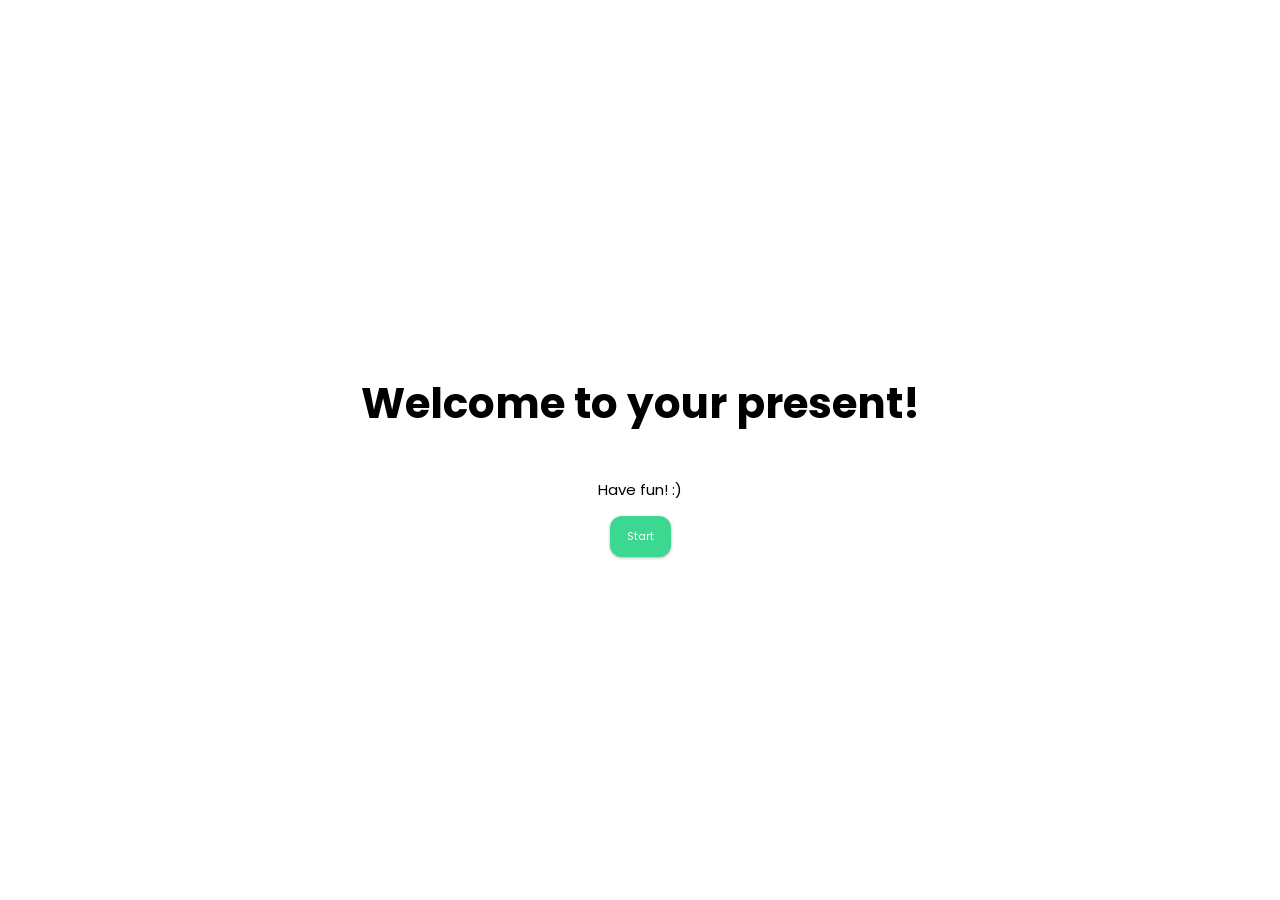
<file: 0JsG/html/index.html>
<!DOCTYPE html>
<title>
    Welcome!
</title>
<head>
    <link rel="stylesheet" type="text/css" href="../css/index.css">
    <script src="../js/index.js"></script>
    <h1>Welcome to your present!</h1>
    <link rel="shortcut icon" href="swordico.png">

</head>
<body>
    <div class="container">
        <p>Have fun! :)</p>
    </div>
    <a href="../html/asmatu.html">
    <div>
        <button class="hasi">Start</button>
    </div>
    </a>
</body>
</html>
</file>
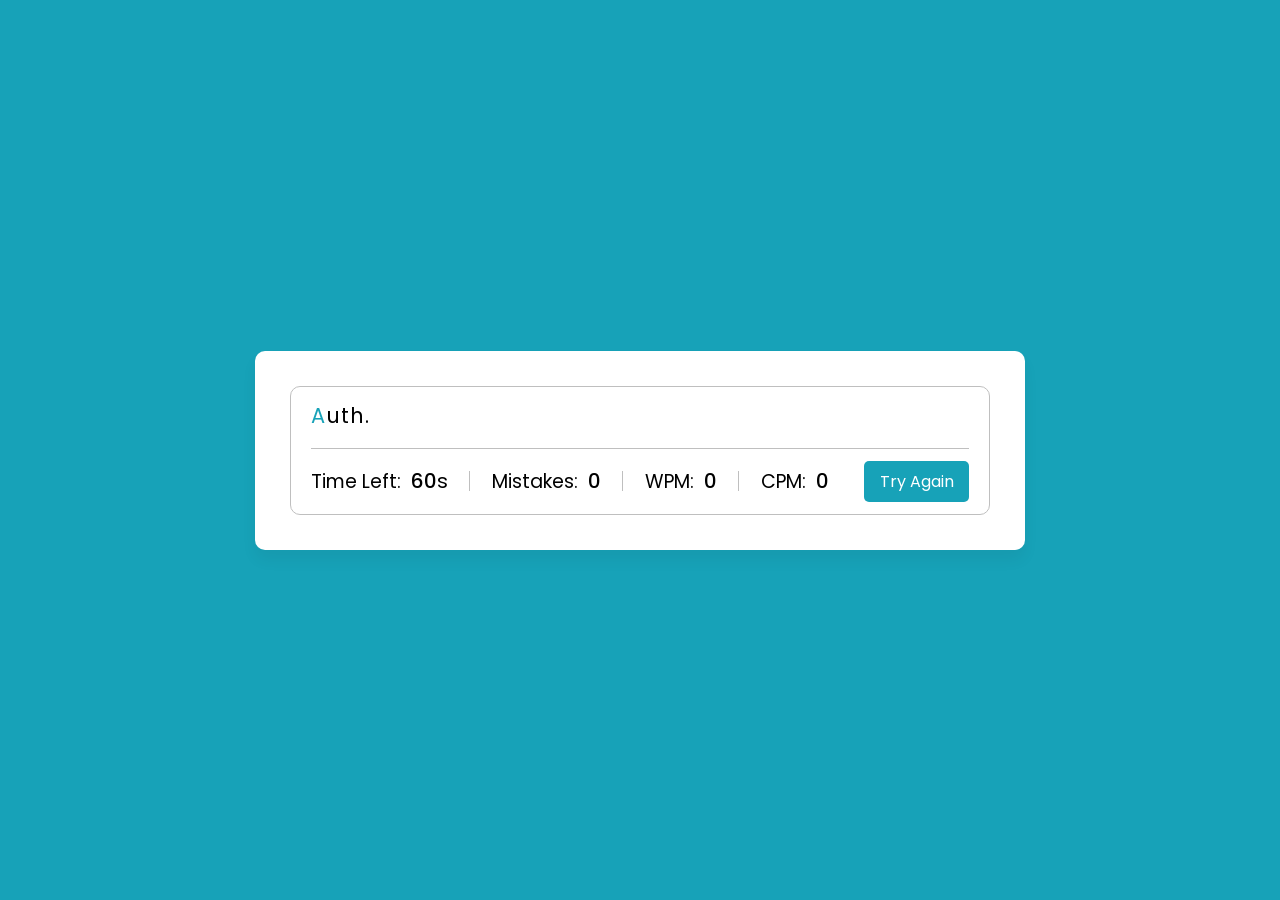
<file: 0JsG/Typing Speed Test Game in JavaScript/index.html>
<!DOCTYPE html>
<!-- Coding By CodingNepal - youtube.com/codingnepal -->
<html lang="en" dir="ltr">
  <head>
    <meta charset="utf-8">  
    <title>Typing Speed Test Game | CodingNepal</title>
    <link rel="stylesheet" href="style.css">
    <meta name="viewport" content="width=device-width, initial-scale=1.0">
  </head>
  <body>
    <div class="wrapper">
      <input type="text" class="input-field">
      <div class="content-box">
        <div class="typing-text">
          <p></p>
        </div>
        <div class="content">
          <ul class="result-details">
            <li class="time">
              <p>Time Left:</p>
              <span><b>60</b>s</span>
            </li>
            <li class="mistake">
              <p>Mistakes:</p>
              <span>0</span>
            </li>
            <li class="wpm">
              <p>WPM:</p>
              <span>0</span>
            </li>
            <li class="cpm">
              <p>CPM:</p>
              <span>0</span>
            </li>
          </ul>
          <button>Try Again</button>
        </div>
      </div>
    </div>

    <script src="js/paragraphs.js"></script>
    <script src="js/script.js"></script>
  
  </body>
</html>
</file>
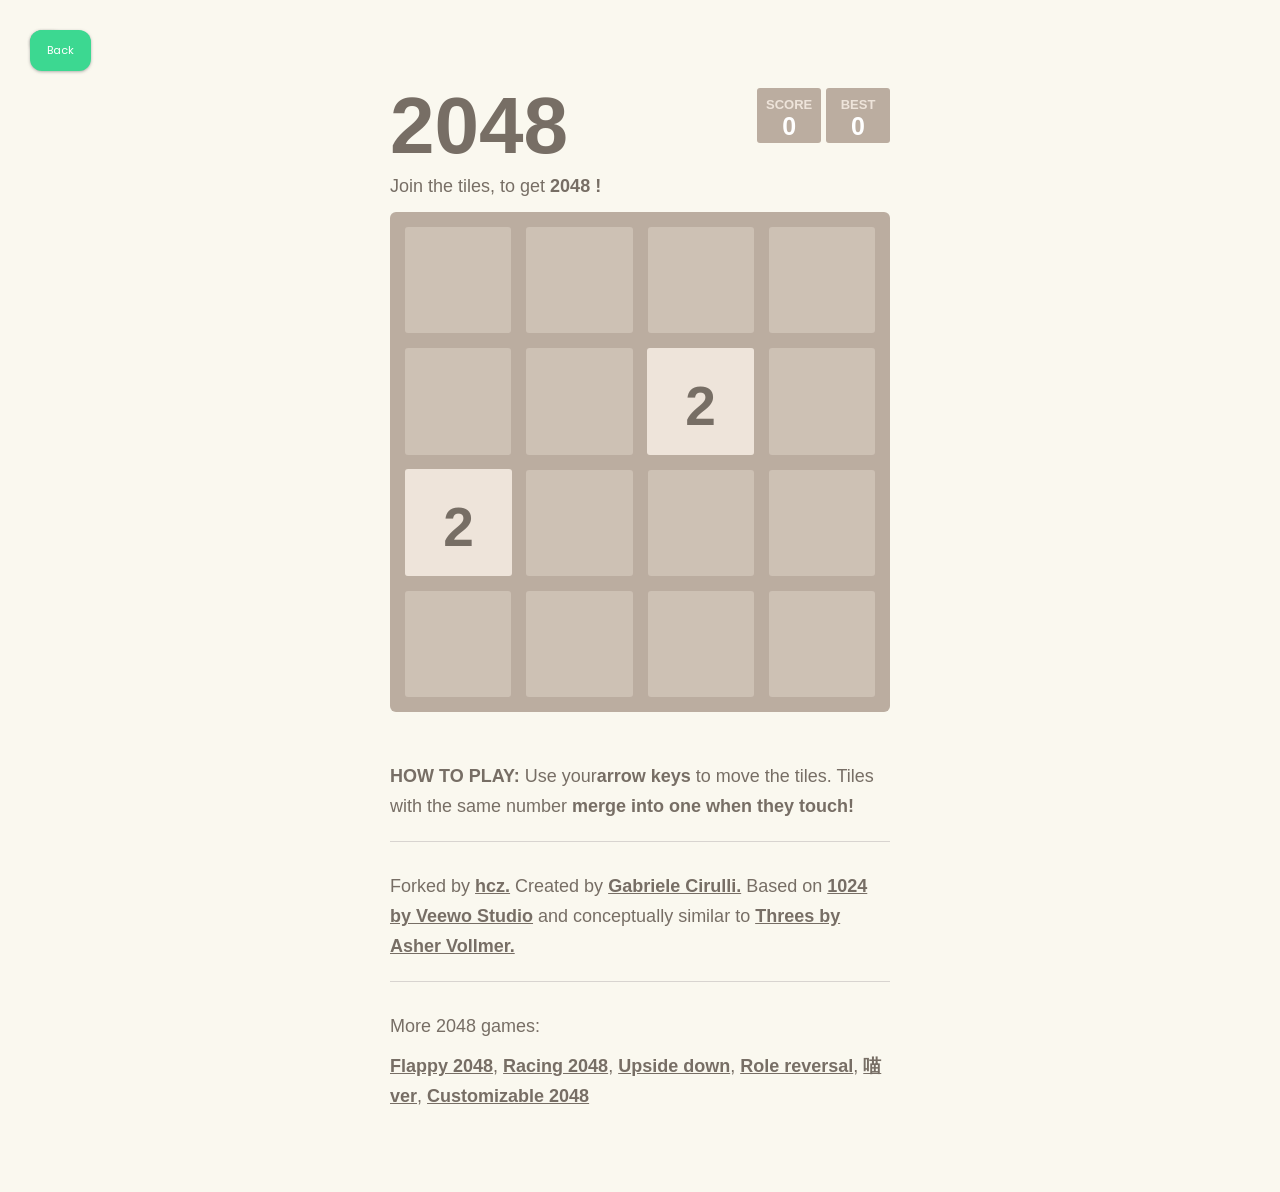
<file: 0JsG/html/2048.html>
<!DOCTYPE html>
<html>
<head>
  <a href="../html/menua.html" class="itzuli">
    <button class="itzuli">Back</button>
    </a>
  <meta charset="utf-8">
  <title>2048</title>

  <link href="../css/style/main.css" rel="stylesheet" type="text/css">
  <link rel="shortcut icon" href="swordico.png">
  <link rel="apple-touch-icon" href="../html/meta/apple-touch-icon.png">
  <meta name="apple-mobile-web-app-capable" content="yes">

  <meta name="HandheldFriendly" content="True">
  <meta name="MobileOptimized" content="320">
  <meta name="viewport" content="width=device-width, target-densitydpi=160dpi, initial-scale=1.0, maximum-scale=1, user-scalable=no, minimal-ui">
</head>
<body>
  <div class="container">
    <div class="heading">
      <h1 class="title">2048</h1>
      <div class="scores-container">
        <div class="score-container">0</div>
        <div class="best-container">0</div>
      </div>
    </div>
    <p class="game-intro"><span class="intro-container">Join the tiles, to get</span><span class="intro-container"><strong>&nbsp;2048&nbsp;</strong></span><span class="intro-container"><strong>!</strong></span></p>

    <div class="game-container">
      <div class="game-message">
        <p></p>
        <div class="lower">
	        <a class="keep-playing-button">Keep going</a>
          <a class="retry-button">Try again!</a>
        </div>
      </div>

      <div class="grid-container">
        <div class="grid-row">
          <div class="grid-cell"></div>
          <div class="grid-cell"></div>
          <div class="grid-cell"></div>
          <div class="grid-cell"></div>
        </div>
        <div class="grid-row">
          <div class="grid-cell"></div>
          <div class="grid-cell"></div>
          <div class="grid-cell"></div>
          <div class="grid-cell"></div>
        </div>
        <div class="grid-row">
          <div class="grid-cell"></div>
          <div class="grid-cell"></div>
          <div class="grid-cell"></div>
          <div class="grid-cell"></div>
        </div>
        <div class="grid-row">
          <div class="grid-cell"></div>
          <div class="grid-cell"></div>
          <div class="grid-cell"></div>
          <div class="grid-cell"></div>
        </div>
      </div>

      <div class="tile-container">

      </div>
    </div>

    <p class="game-explanation">
      <strong class="important">How to play:</strong> Use your<strong>arrow keys</strong> to move the tiles. Tiles with the same number <strong>merge into one when they touch!</strong>
    </p>
    <hr>
    <p>
    Forked by <a href="http://github.com/hczhcz" target="_blank">hcz.</a> Created by <a href="http://gabrielecirulli.com" target="_blank">Gabriele Cirulli.</a> Based on <a href="https://itunes.apple.com/us/app/1024!/id823499224" target="_blank">1024 by Veewo Studio</a> and conceptually similar to <a href="http://asherv.com/threes/" target="_blank">Threes by Asher Vollmer.</a>
    </p>
    <hr>
    <p>More 2048 games:</p>
    <p><a href="https://hczhcz.github.io/Flappy-2048">Flappy 2048</a>, <a href="https://hczhcz.github.io/Racing-2048">Racing 2048</a>, <a href="https://hczhcz.github.io/2048">Upside down</a>, <a href="https://hczhcz.github.io/2048/2047">Role reversal</a>, <a href="https://hczhcz.github.io/2048/20mu">喵 ver</a>, <a href="https://hczhcz.github.io/my-2048">Customizable 2048</a></p>
  </div>

  <script src="../js/js/animframe_polyfill.js"></script>
  <script src="../js/js/keyboard_input_manager.js"></script>
  <script src="../js/js/html_actuator.js"></script>
  <script src="../js/js/grid.js"></script>
  <script src="../js/js/tile.js"></script>
  <script src="../js/js/local_score_manager.js"></script>
  <script src="../js/js/game_manager.js"></script>
  <script src="../js/js/application.js"></script>
</body>
</html>
</file>
<file: 0JsG/css/index.css>
@import url("https://fonts.googleapis.com/css2?family=Poppins:wght@200;300;400;500;600;700&display=swap");
.hasi {
    font-size: 11px;
    font-weight: 400;
    color: #333;
    position:relative;
    border: none;
    background: #3CD891;
    color: #fff;
    cursor: pointer;
    transition: 0.3s;
    padding: 12px 17px;
    border-radius: 12px;
    text-align: center;
    box-shadow: 0 1px 3px rgba(110, 110, 110, 0.51);
    font-family: "Poppins", sans-serif;
}
h1 {
    color: black;
    font-size: 42px;
    text-align: center;
    font-family: "Poppins", sans-serif;

}

p{
    font-size: 15px;
    font-family: "Poppins", sans-serif;

}

body {
    display: flex;
    flex-direction: column;
    justify-content: center;
    align-items: center;
    height: 100vh;
    margin: 0;
}
.container {
    display: flex;
    justify-content: center;
    align-items: center;
}
</file>
<file: 0JsG/Typing Speed Test Game in JavaScript/style.css>
/* Import Google Font - Poppins */
@import url('https://fonts.googleapis.com/css2?family=Poppins:wght@400;500;600;700&display=swap');
*{
  margin: 0;
  padding: 0;
  box-sizing: border-box;
  font-family: 'Poppins', sans-serif;
}
body{
  display: flex;
  padding: 0 10px;
  align-items: center;
  justify-content: center;
  min-height: 100vh;
  background: #17A2B8;
}
::selection{
  color: #fff;
  background: #17A2B8;
}
.wrapper{
  width: 770px;
  padding: 35px;
  background: #fff;
  border-radius: 10px;
  box-shadow: 0 10px 15px rgba(0,0,0,0.05);
}
.wrapper .input-field{
  opacity: 0;
  z-index: -999;
  position: absolute;
}
.wrapper .content-box{
  padding: 13px 20px 0;
  border-radius: 10px;
  border: 1px solid #bfbfbf;
}
.content-box .typing-text{
  overflow: hidden;
  max-height: 256px;
}
.typing-text::-webkit-scrollbar{
  width: 0;
}
.typing-text p{
  font-size: 21px;
  text-align: justify;
  letter-spacing: 1px;
  word-break: break-all;
}
.typing-text p span{
  position: relative;
}
.typing-text p span.correct{
  color: #56964f;
}
.typing-text p span.incorrect{
  color: #cb3439;
  outline: 1px solid #fff;
  background: #ffc0cb;
  border-radius: 4px;
}
.typing-text p span.active{
  color: #17A2B8;
}
.typing-text p span.active::before{
  position: absolute;
  content: "";
  height: 2px;
  width: 100%;
  bottom: 0;
  left: 0;
  opacity: 0;
  border-radius: 5px;
  background: #17A2B8;
  animation: blink 1s ease-in-out infinite;
}
@keyframes blink{
  50%{ 
    opacity: 1; 
  }
}
.content-box .content{
  margin-top: 17px;
  display: flex;
  padding: 12px 0;
  flex-wrap: wrap;
  align-items: center;
  justify-content: space-between;
  border-top: 1px solid #bfbfbf;
}
.content button{
  outline: none;
  border: none;
  width: 105px;
  color: #fff;
  padding: 8px 0;
  font-size: 16px;
  cursor: pointer;
  border-radius: 5px;
  background: #17A2B8;
  transition: transform 0.3s ease;
}
.content button:active{
  transform: scale(0.97);
}
.content .result-details{
  display: flex;
  flex-wrap: wrap;
  align-items: center;
  width: calc(100% - 140px);
  justify-content: space-between;
}
.result-details li{
  display: flex;
  height: 20px;
  list-style: none;
  position: relative;
  align-items: center;
}
.result-details li:not(:first-child){
  padding-left: 22px;
  border-left: 1px solid #bfbfbf;
}
.result-details li p{
  font-size: 19px;
}
.result-details li span{
  display: block;
  font-size: 20px;
  margin-left: 10px;
}
li span b{
  font-weight: 500;
}
li:not(:first-child) span{
  font-weight: 500;
}
@media (max-width: 745px) {
  .wrapper{
    padding: 20px;
  }
  .content-box .content{
    padding: 20px 0;
  }
  .content-box .typing-text{
    max-height: 100%;
  }
  .typing-text p{
    font-size: 19px;
    text-align: left;
  }
  .content button{
    width: 100%;
    font-size: 15px;
    padding: 10px 0;
    margin-top: 20px;
  }
  .content .result-details{
    width: 100%;
  }
  .result-details li:not(:first-child){
    border-left: 0;
    padding: 0;
  }
  .result-details li p, 
  .result-details li span{
    font-size: 17px;
  }
}
@media (max-width: 518px) {
  .wrapper .content-box{
    padding: 10px 15px 0;
  }
  .typing-text p{
    font-size: 18px;
  }
  .result-details li{
    margin-bottom: 10px;
  }
  .content button{
    margin-top: 10px;
  }
}
</file>
<file: 0JsG/css/style/main.css>
@import url("https://fonts.googleapis.com/css2?family=Poppins:wght@200;300;400;500;600;700&display=swap");

.itzuli {
    font-size: 11px;
    font-weight: 400;
    color: #333;
    position: fixed;
    top: 20px;
    left: 20px;
    border: none;
    background: #3CD891;
    color: #fff;
    cursor: pointer;
    transition: 0.3s;
    margin: 10px;
    padding: 12px 17px;
    border-radius: 12px;
    text-align: center;
    box-shadow: 0 1px 3px rgba(110, 110, 110, 0.51);
    font-family: "Poppins", sans-serif;
}
@import url(fonts/clear-sans.css);
html, body {
  margin: 0;
  padding: 0;
  background: #faf8ef;
  color: #776e65;
  font-family: "Clear Sans", "Helvetica Neue", Arial, sans-serif;
  font-size: 18px; }

body {
  margin: 80px 0; }

.heading:after {
  content: "";
  display: block;
  clear: both; }

h1.title {
  font-size: 80px;
  font-weight: bold;
  margin: 0;
  display: block;
  float: left; }

@-webkit-keyframes move-up {
  0% {
    top: 25px;
    opacity: 1; }

  100% {
    top: -50px;
    opacity: 0; } }

@-moz-keyframes move-up {
  0% {
    top: 25px;
    opacity: 1; }

  100% {
    top: -50px;
    opacity: 0; } }

@keyframes move-up {
  0% {
    top: 25px;
    opacity: 1; }

  100% {
    top: -50px;
    opacity: 0; } }

.scores-container {
  float: right;
  text-align: right; }

.score-container, .best-container {
  position: relative;
  display: inline-block;
  background: #bbada0;
  padding: 15px 25px;
  font-size: 25px;
  height: 25px;
  line-height: 47px;
  font-weight: bold;
  border-radius: 3px;
  color: white;
  margin-top: 8px;
  text-align: center; }
  .score-container:after, .best-container:after {
    position: absolute;
    width: 100%;
    top: 10px;
    left: 0;
    text-transform: uppercase;
    font-size: 13px;
    line-height: 13px;
    text-align: center;
    color: #eee4da; }
  .score-container .score-addition, .best-container .score-addition {
    position: absolute;
    right: 30px;
    color: red;
    font-size: 25px;
    line-height: 25px;
    font-weight: bold;
    color: rgba(119, 110, 101, 0.9);
    z-index: 100;
    -webkit-animation: move-up 600ms ease-in;
    -moz-animation: move-up 600ms ease-in;
    animation: move-up 600ms ease-in;
    -webkit-animation-fill-mode: both;
    -moz-animation-fill-mode: both;
    animation-fill-mode: both; }

.score-container:after {
  content: "Score"; }

.best-container:after {
  content: "Best"; }

p {
  margin-top: 0;
  margin-bottom: 10px;
  line-height: 1.65; }

a {
  color: #776e65;
  font-weight: bold;
  text-decoration: underline;
  cursor: pointer; }

strong.important {
  text-transform: uppercase; }

hr {
  border: none;
  border-bottom: 1px solid #d8d4d0;
  margin-top: 20px;
  margin-bottom: 30px; }

.container {
  width: 500px;
  margin: 0 auto; }

@-webkit-keyframes fade-in {
  0% {
    opacity: 0; }

  100% {
    opacity: 1; } }

@-moz-keyframes fade-in {
  0% {
    opacity: 0; }

  100% {
    opacity: 1; } }

@keyframes fade-in {
  0% {
    opacity: 0; }

  100% {
    opacity: 1; } }

.game-container {
  margin-top: 40px;
  position: relative;
  padding: 15px;
  cursor: default;
  -webkit-touch-callout: none;
  -webkit-user-select: none;
  -moz-user-select: none;
  background: #bbada0;
  border-radius: 6px;
  width: 500px;
  height: 500px;
  -webkit-box-sizing: border-box;
  -moz-box-sizing: border-box;
  box-sizing: border-box; }
  .game-container .game-message {
    display: none;
    position: absolute;
    top: 0;
    right: 0;
    bottom: 0;
    left: 0;
    background: rgba(238, 228, 218, 0.5);
    z-index: 100;
    text-align: center;
    -webkit-animation: fade-in 800ms ease 1200ms;
    -moz-animation: fade-in 800ms ease 1200ms;
    animation: fade-in 800ms ease 1200ms;
    -webkit-animation-fill-mode: both;
    -moz-animation-fill-mode: both;
    animation-fill-mode: both; }
    .game-container .game-message p {
      font-size: 60px;
      font-weight: bold;
      height: 60px;
      line-height: 60px;
      margin-top: 222px; }
    .game-container .game-message .lower {
      display: block;
      margin-top: 59px; }
    .game-container .game-message a {
      display: inline-block;
      background: #8f7a66;
      border-radius: 3px;
      padding: 0 20px;
      text-decoration: none;
      color: #f9f6f2;
      height: 40px;
      line-height: 42px;
      margin-left: 9px; }
      .game-container .game-message a.keep-playing-button {
        display: none; }
    .game-container .game-message.game-won {
      background: rgba(237, 194, 46, 0.5);
      color: #f9f6f2; }
      .game-container .game-message.game-won a.keep-playing-button {
        display: inline-block; }
    .game-container .game-message.game-won, .game-container .game-message.game-over {
      display: block; }

.grid-container {
  position: absolute;
  z-index: 1; }

.grid-row {
  margin-bottom: 15px; }
  .grid-row:last-child {
    margin-bottom: 0; }
  .grid-row:after {
    content: "";
    display: block;
    clear: both; }

.grid-cell {
  width: 106.25px;
  height: 106.25px;
  margin-right: 15px;
  float: left;
  border-radius: 3px;
  background: rgba(238, 228, 218, 0.35); }
  .grid-cell:last-child {
    margin-right: 0; }

.tile-container {
  position: absolute;
  z-index: 2; }

.tile, .tile .tile-inner {
  width: 107px;
  height: 107px;
  line-height: 116.25px; }
.tile.tile-position-1-1 {
  -webkit-transform: translate(0px, 0px);
  -moz-transform: translate(0px, 0px);
  transform: translate(0px, 0px); }
.tile.tile-position-1-2 {
  -webkit-transform: translate(0px, 121px);
  -moz-transform: translate(0px, 121px);
  transform: translate(0px, 121px); }
.tile.tile-position-1-3 {
  -webkit-transform: translate(0px, 242px);
  -moz-transform: translate(0px, 242px);
  transform: translate(0px, 242px); }
.tile.tile-position-1-4 {
  -webkit-transform: translate(0px, 363px);
  -moz-transform: translate(0px, 363px);
  transform: translate(0px, 363px); }
.tile.tile-position-2-1 {
  -webkit-transform: translate(121px, 0px);
  -moz-transform: translate(121px, 0px);
  transform: translate(121px, 0px); }
.tile.tile-position-2-2 {
  -webkit-transform: translate(121px, 121px);
  -moz-transform: translate(121px, 121px);
  transform: translate(121px, 121px); }
.tile.tile-position-2-3 {
  -webkit-transform: translate(121px, 242px);
  -moz-transform: translate(121px, 242px);
  transform: translate(121px, 242px); }
.tile.tile-position-2-4 {
  -webkit-transform: translate(121px, 363px);
  -moz-transform: translate(121px, 363px);
  transform: translate(121px, 363px); }
.tile.tile-position-3-1 {
  -webkit-transform: translate(242px, 0px);
  -moz-transform: translate(242px, 0px);
  transform: translate(242px, 0px); }
.tile.tile-position-3-2 {
  -webkit-transform: translate(242px, 121px);
  -moz-transform: translate(242px, 121px);
  transform: translate(242px, 121px); }
.tile.tile-position-3-3 {
  -webkit-transform: translate(242px, 242px);
  -moz-transform: translate(242px, 242px);
  transform: translate(242px, 242px); }
.tile.tile-position-3-4 {
  -webkit-transform: translate(242px, 363px);
  -moz-transform: translate(242px, 363px);
  transform: translate(242px, 363px); }
.tile.tile-position-4-1 {
  -webkit-transform: translate(363px, 0px);
  -moz-transform: translate(363px, 0px);
  transform: translate(363px, 0px); }
.tile.tile-position-4-2 {
  -webkit-transform: translate(363px, 121px);
  -moz-transform: translate(363px, 121px);
  transform: translate(363px, 121px); }
.tile.tile-position-4-3 {
  -webkit-transform: translate(363px, 242px);
  -moz-transform: translate(363px, 242px);
  transform: translate(363px, 242px); }
.tile.tile-position-4-4 {
  -webkit-transform: translate(363px, 363px);
  -moz-transform: translate(363px, 363px);
  transform: translate(363px, 363px); }

.tile {
  position: absolute;
  -webkit-transition: 100ms ease-in-out;
  -moz-transition: 100ms ease-in-out;
  transition: 100ms ease-in-out;
  -webkit-transition-property: -webkit-transform;
  -moz-transition-property: -moz-transform;
  transition-property: transform; }
  .tile .tile-inner {
    border-radius: 3px;
    background: #eee4da;
    text-align: center;
    font-weight: bold;
    z-index: 10;
    font-size: 55px; }
  .tile.tile-2 .tile-inner {
    background: #eee4da;
    box-shadow: 0 0 30px 10px rgba(243, 215, 116, 0), inset 0 0 0 1px rgba(255, 255, 255, 0); }
  .tile.tile-4 .tile-inner {
    background: #ede0c8;
    box-shadow: 0 0 30px 10px rgba(243, 215, 116, 0), inset 0 0 0 1px rgba(255, 255, 255, 0); }
  .tile.tile-8 .tile-inner {
    color: #f9f6f2;
    background: #f2b179; }
  .tile.tile-16 .tile-inner {
    color: #f9f6f2;
    background: #f59563; }
  .tile.tile-32 .tile-inner {
    color: #f9f6f2;
    background: #f67c5f; }
  .tile.tile-64 .tile-inner {
    color: #f9f6f2;
    background: #f65e3b; }
  .tile.tile-128 .tile-inner {
    color: #f9f6f2;
    background: #edcf72;
    box-shadow: 0 0 30px 10px rgba(243, 215, 116, 0.2381), inset 0 0 0 1px rgba(255, 255, 255, 0.14286);
    font-size: 45px; }
    @media screen and (max-width: 520px) {
      .tile.tile-128 .tile-inner {
        font-size: 25px; } }
  .tile.tile-256 .tile-inner {
    color: #f9f6f2;
    background: #edcc61;
    box-shadow: 0 0 30px 10px rgba(243, 215, 116, 0.31746), inset 0 0 0 1px rgba(255, 255, 255, 0.19048);
    font-size: 45px; }
    @media screen and (max-width: 520px) {
      .tile.tile-256 .tile-inner {
        font-size: 25px; } }
  .tile.tile-512 .tile-inner {
    color: #f9f6f2;
    background: #edc850;
    box-shadow: 0 0 30px 10px rgba(243, 215, 116, 0.39683), inset 0 0 0 1px rgba(255, 255, 255, 0.2381);
    font-size: 45px; }
    @media screen and (max-width: 520px) {
      .tile.tile-512 .tile-inner {
        font-size: 25px; } }
  .tile.tile-1024 .tile-inner {
    color: #f9f6f2;
    background: #edc53f;
    box-shadow: 0 0 30px 10px rgba(243, 215, 116, 0.47619), inset 0 0 0 1px rgba(255, 255, 255, 0.28571);
    font-size: 35px; }
    @media screen and (max-width: 520px) {
      .tile.tile-1024 .tile-inner {
        font-size: 15px; } }
  .tile.tile-2048 .tile-inner {
    color: #f9f6f2;
    background: #edc22e;
    box-shadow: 0 0 30px 10px rgba(243, 215, 116, 0.55556), inset 0 0 0 1px rgba(255, 255, 255, 0.33333);
    font-size: 35px; }
    @media screen and (max-width: 520px) {
      .tile.tile-2048 .tile-inner {
        font-size: 15px; } }
  .tile.tile-super .tile-inner {
    color: #f9f6f2;
    background: #3c3a32;
    font-size: 30px; }
    @media screen and (max-width: 520px) {
      .tile.tile-super .tile-inner {
        font-size: 10px; } }

@-webkit-keyframes appear {
  0% {
    opacity: 0;
    -webkit-transform: scale(0);
    -moz-transform: scale(0);
    transform: scale(0); }

  100% {
    opacity: 1;
    -webkit-transform: scale(1);
    -moz-transform: scale(1);
    transform: scale(1); } }

@-moz-keyframes appear {
  0% {
    opacity: 0;
    -webkit-transform: scale(0);
    -moz-transform: scale(0);
    transform: scale(0); }

  100% {
    opacity: 1;
    -webkit-transform: scale(1);
    -moz-transform: scale(1);
    transform: scale(1); } }

@keyframes appear {
  0% {
    opacity: 0;
    -webkit-transform: scale(0);
    -moz-transform: scale(0);
    transform: scale(0); }

  100% {
    opacity: 1;
    -webkit-transform: scale(1);
    -moz-transform: scale(1);
    transform: scale(1); } }

.tile-new .tile-inner {
  -webkit-animation: appear 200ms ease 100ms;
  -moz-animation: appear 200ms ease 100ms;
  animation: appear 200ms ease 100ms;
  -webkit-animation-fill-mode: backwards;
  -moz-animation-fill-mode: backwards;
  animation-fill-mode: backwards; }

@-webkit-keyframes pop {
  0% {
    -webkit-transform: scale(0);
    -moz-transform: scale(0);
    transform: scale(0); }

  50% {
    -webkit-transform: scale(1.2);
    -moz-transform: scale(1.2);
    transform: scale(1.2); }

  100% {
    -webkit-transform: scale(1);
    -moz-transform: scale(1);
    transform: scale(1); } }

@-moz-keyframes pop {
  0% {
    -webkit-transform: scale(0);
    -moz-transform: scale(0);
    transform: scale(0); }

  50% {
    -webkit-transform: scale(1.2);
    -moz-transform: scale(1.2);
    transform: scale(1.2); }

  100% {
    -webkit-transform: scale(1);
    -moz-transform: scale(1);
    transform: scale(1); } }

@keyframes pop {
  0% {
    -webkit-transform: scale(0);
    -moz-transform: scale(0);
    transform: scale(0); }

  50% {
    -webkit-transform: scale(1.2);
    -moz-transform: scale(1.2);
    transform: scale(1.2); }

  100% {
    -webkit-transform: scale(1);
    -moz-transform: scale(1);
    transform: scale(1); } }

.tile-merged .tile-inner {
  z-index: 20;
  -webkit-animation: pop 200ms ease 100ms;
  -moz-animation: pop 200ms ease 100ms;
  animation: pop 200ms ease 100ms;
  -webkit-animation-fill-mode: backwards;
  -moz-animation-fill-mode: backwards;
  animation-fill-mode: backwards; }

.game-intro {
  margin-bottom: 0; }
  .game-intro .intro-container {
    display: inline-block;
    float: left; }

.game-explanation {
  margin-top: 50px; }

@media screen and (max-width: 520px) {
  html, body {
    font-size: 15px; }

  body {
    margin: 20px 0;
    padding: 0 20px; }

  h1.title {
    font-size: 27px;
    margin-top: 15px; }

  .container {
    width: 280px;
    margin: 0 auto; }

  .score-container, .best-container {
    margin-top: 0;
    padding: 15px 10px;
    min-width: 40px; }

  .heading {
    margin-bottom: 10px; }

  .game-container {
    margin-top: 40px;
    position: relative;
    padding: 10px;
    cursor: default;
    -webkit-touch-callout: none;
    -webkit-user-select: none;
    -moz-user-select: none;
    background: #bbada0;
    border-radius: 6px;
    width: 280px;
    height: 280px;
    -webkit-box-sizing: border-box;
    -moz-box-sizing: border-box;
    box-sizing: border-box; }
    .game-container .game-message {
      display: none;
      position: absolute;
      top: 0;
      right: 0;
      bottom: 0;
      left: 0;
      background: rgba(238, 228, 218, 0.5);
      z-index: 100;
      text-align: center;
      -webkit-animation: fade-in 800ms ease 1200ms;
      -moz-animation: fade-in 800ms ease 1200ms;
      animation: fade-in 800ms ease 1200ms;
      -webkit-animation-fill-mode: both;
      -moz-animation-fill-mode: both;
      animation-fill-mode: both; }
      .game-container .game-message p {
        font-size: 60px;
        font-weight: bold;
        height: 60px;
        line-height: 60px;
        margin-top: 222px; }
      .game-container .game-message .lower {
        display: block;
        margin-top: 59px; }
      .game-container .game-message a {
        display: inline-block;
        background: #8f7a66;
        border-radius: 3px;
        padding: 0 20px;
        text-decoration: none;
        color: #f9f6f2;
        height: 40px;
        line-height: 42px;
        margin-left: 9px; }
        .game-container .game-message a.keep-playing-button {
          display: none; }
      .game-container .game-message.game-won {
        background: rgba(237, 194, 46, 0.5);
        color: #f9f6f2; }
        .game-container .game-message.game-won a.keep-playing-button {
          display: inline-block; }
      .game-container .game-message.game-won, .game-container .game-message.game-over {
        display: block; }

  .grid-container {
    position: absolute;
    z-index: 1; }

  .grid-row {
    margin-bottom: 10px; }
    .grid-row:last-child {
      margin-bottom: 0; }
    .grid-row:after {
      content: "";
      display: block;
      clear: both; }

  .grid-cell {
    width: 57.5px;
    height: 57.5px;
    margin-right: 10px;
    float: left;
    border-radius: 3px;
    background: rgba(238, 228, 218, 0.35); }
    .grid-cell:last-child {
      margin-right: 0; }

  .tile-container {
    position: absolute;
    z-index: 2; }

  .tile, .tile .tile-inner {
    width: 58px;
    height: 58px;
    line-height: 67.5px; }
  .tile.tile-position-1-1 {
    -webkit-transform: translate(0px, 0px);
    -moz-transform: translate(0px, 0px);
    transform: translate(0px, 0px); }
  .tile.tile-position-1-2 {
    -webkit-transform: translate(0px, 67px);
    -moz-transform: translate(0px, 67px);
    transform: translate(0px, 67px); }
  .tile.tile-position-1-3 {
    -webkit-transform: translate(0px, 135px);
    -moz-transform: translate(0px, 135px);
    transform: translate(0px, 135px); }
  .tile.tile-position-1-4 {
    -webkit-transform: translate(0px, 202px);
    -moz-transform: translate(0px, 202px);
    transform: translate(0px, 202px); }
  .tile.tile-position-2-1 {
    -webkit-transform: translate(67px, 0px);
    -moz-transform: translate(67px, 0px);
    transform: translate(67px, 0px); }
  .tile.tile-position-2-2 {
    -webkit-transform: translate(67px, 67px);
    -moz-transform: translate(67px, 67px);
    transform: translate(67px, 67px); }
  .tile.tile-position-2-3 {
    -webkit-transform: translate(67px, 135px);
    -moz-transform: translate(67px, 135px);
    transform: translate(67px, 135px); }
  .tile.tile-position-2-4 {
    -webkit-transform: translate(67px, 202px);
    -moz-transform: translate(67px, 202px);
    transform: translate(67px, 202px); }
  .tile.tile-position-3-1 {
    -webkit-transform: translate(135px, 0px);
    -moz-transform: translate(135px, 0px);
    transform: translate(135px, 0px); }
  .tile.tile-position-3-2 {
    -webkit-transform: translate(135px, 67px);
    -moz-transform: translate(135px, 67px);
    transform: translate(135px, 67px); }
  .tile.tile-position-3-3 {
    -webkit-transform: translate(135px, 135px);
    -moz-transform: translate(135px, 135px);
    transform: translate(135px, 135px); }
  .tile.tile-position-3-4 {
    -webkit-transform: translate(135px, 202px);
    -moz-transform: translate(135px, 202px);
    transform: translate(135px, 202px); }
  .tile.tile-position-4-1 {
    -webkit-transform: translate(202px, 0px);
    -moz-transform: translate(202px, 0px);
    transform: translate(202px, 0px); }
  .tile.tile-position-4-2 {
    -webkit-transform: translate(202px, 67px);
    -moz-transform: translate(202px, 67px);
    transform: translate(202px, 67px); }
  .tile.tile-position-4-3 {
    -webkit-transform: translate(202px, 135px);
    -moz-transform: translate(202px, 135px);
    transform: translate(202px, 135px); }
  .tile.tile-position-4-4 {
    -webkit-transform: translate(202px, 202px);
    -moz-transform: translate(202px, 202px);
    transform: translate(202px, 202px); }

  .game-container {
    margin-top: 20px; }

  .tile .tile-inner {
    font-size: 35px; }

  .game-message p {
    font-size: 30px !important;
    height: 30px !important;
    line-height: 30px !important;
    margin-top: 90px !important; }
  .game-message .lower {
    margin-top: 30px !important; } }
</file>
